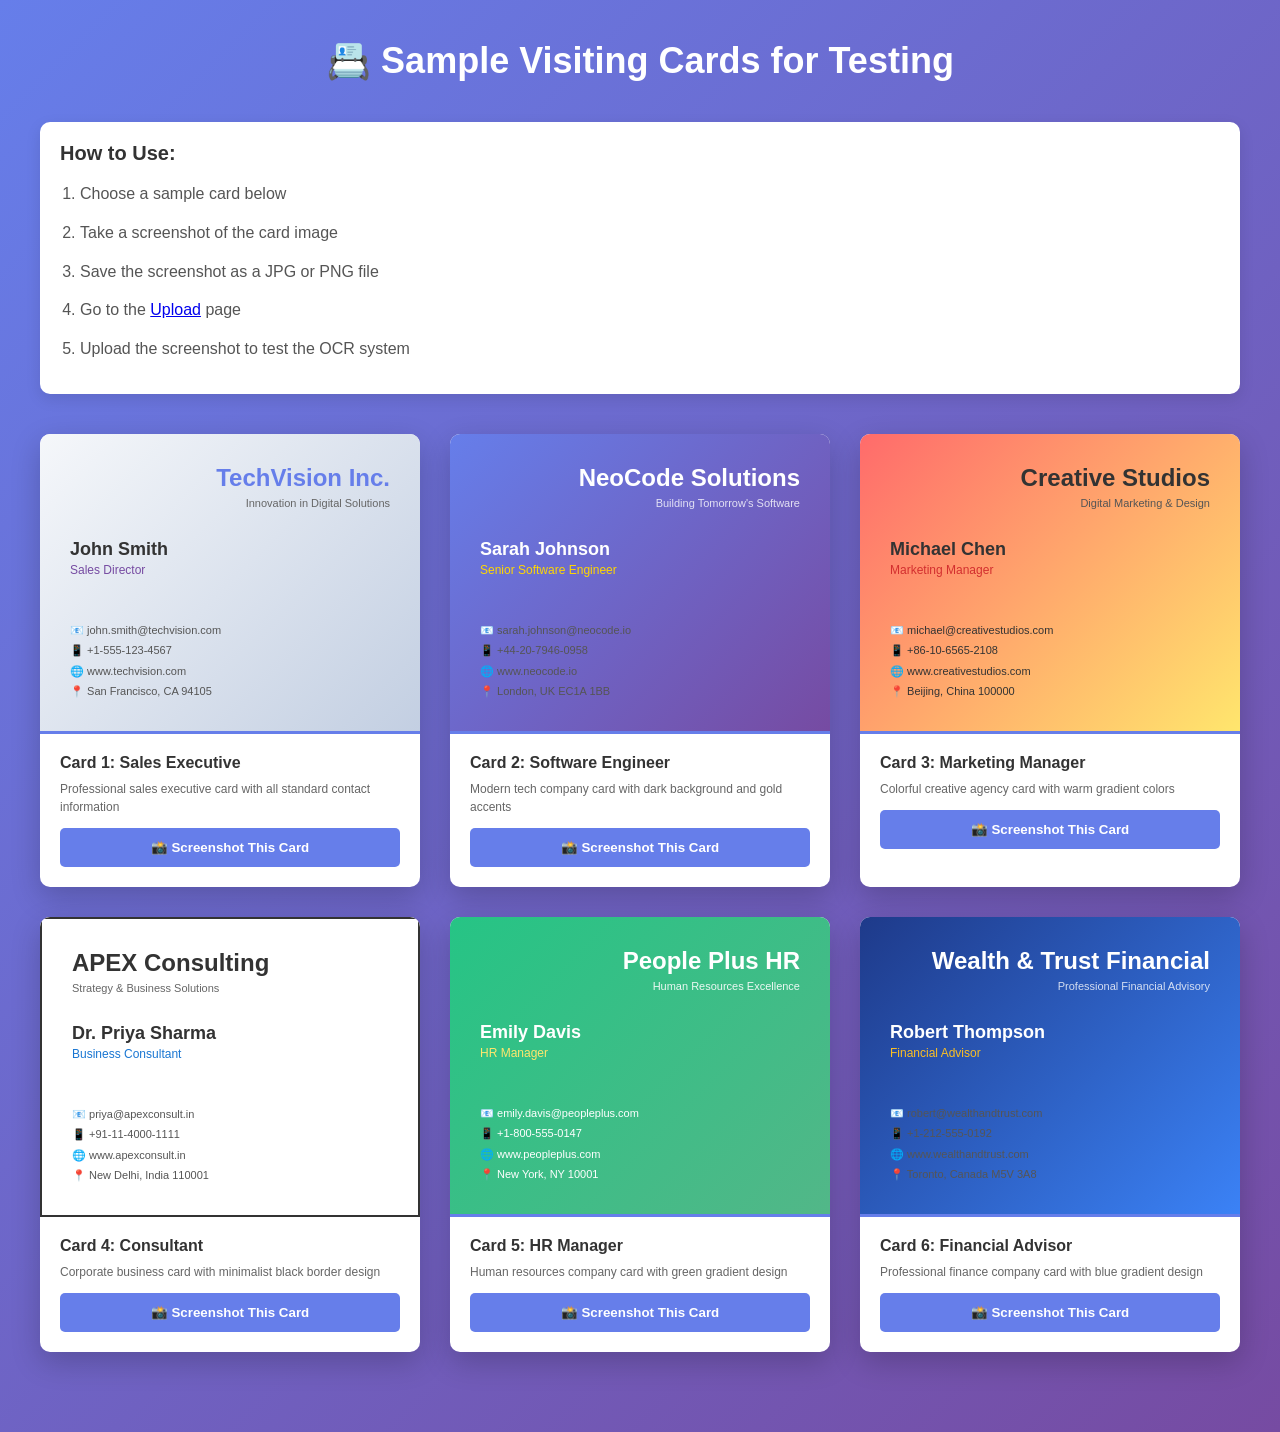
<file: frontend/samples.html>
<!DOCTYPE html>
<html lang="en">
<head>
    <meta charset="UTF-8">
    <meta name="viewport" content="width=device-width, initial-scale=1.0">
    <title>Sample Visiting Cards</title>
    <style>
        * {
            margin: 0;
            padding: 0;
            box-sizing: border-box;
        }
        body {
            font-family: 'Segoe UI', Tahoma, Geneva, Verdana, sans-serif;
            background: linear-gradient(135deg, #667eea 0%, #764ba2 100%);
            min-height: 100vh;
            padding: 40px 20px;
        }
        .container {
            max-width: 1200px;
            margin: 0 auto;
        }
        h1 {
            color: white;
            text-align: center;
            margin-bottom: 40px;
            font-size: 36px;
        }
        .instructions {
            background: white;
            padding: 20px;
            border-radius: 10px;
            margin-bottom: 40px;
            box-shadow: 0 5px 15px rgba(0, 0, 0, 0.1);
        }
        .instructions h2 {
            color: #333;
            margin-bottom: 15px;
            font-size: 20px;
        }
        .instructions ol {
            margin-left: 20px;
            line-height: 1.8;
            color: #555;
        }
        .instructions li {
            margin-bottom: 10px;
        }
        .cards-grid {
            display: grid;
            grid-template-columns: repeat(auto-fit, minmax(350px, 1fr));
            gap: 30px;
            margin-bottom: 40px;
        }
        .card {
            background: white;
            border-radius: 10px;
            box-shadow: 0 10px 30px rgba(0, 0, 0, 0.2);
            overflow: hidden;
            transition: transform 0.3s;
        }
        .card:hover {
            transform: translateY(-5px);
        }
        .card-image {
            width: 100%;
            height: 300px;
            padding: 30px;
            background: linear-gradient(135deg, #f5f7fa 0%, #c3cfe2 100%);
            display: flex;
            flex-direction: column;
            justify-content: space-between;
            border-bottom: 3px solid #667eea;
            font-family: 'Arial', sans-serif;
        }
        .card-top {
            text-align: right;
        }
        .company-name {
            font-size: 24px;
            font-weight: bold;
            color: #667eea;
            margin-bottom: 5px;
        }
        .company-tagline {
            font-size: 11px;
            color: #666;
        }
        .card-middle {
            text-align: left;
        }
        .person-name {
            font-size: 18px;
            font-weight: bold;
            color: #333;
            margin-bottom: 3px;
        }
        .designation {
            font-size: 12px;
            color: #764ba2;
            margin-bottom: 15px;
        }
        .card-bottom {
            font-size: 11px;
            color: #555;
            line-height: 1.6;
        }
        .contact-info {
            display: flex;
            flex-direction: column;
            gap: 3px;
        }
        .download-btn {
            background: #667eea;
            color: white;
            border: none;
            padding: 12px 20px;
            border-radius: 5px;
            cursor: pointer;
            font-weight: 600;
            transition: background 0.3s;
            width: 100%;
        }
        .download-btn:hover {
            background: #764ba2;
        }
        .card-info {
            padding: 20px;
        }
        .card-title {
            font-size: 16px;
            font-weight: 600;
            color: #333;
            margin-bottom: 8px;
        }
        .card-description {
            font-size: 12px;
            color: #666;
            margin-bottom: 12px;
            line-height: 1.5;
        }
    </style>
</head>
<body>
    <div class="container">
        <h1>📇 Sample Visiting Cards for Testing</h1>
        
        <div class="instructions">
            <h2>How to Use:</h2>
            <ol>
                <li>Choose a sample card below</li>
                <li>Take a screenshot of the card image</li>
                <li>Save the screenshot as a JPG or PNG file</li>
                <li>Go to the <a href="/">Upload</a> page</li>
                <li>Upload the screenshot to test the OCR system</li>
            </ol>
        </div>

        <div class="cards-grid">
            <!-- Card 1: Sales Executive -->
            <div class="card">
                <div class="card-image">
                    <div class="card-top">
                        <div class="company-name">TechVision Inc.</div>
                        <div class="company-tagline">Innovation in Digital Solutions</div>
                    </div>
                    <div class="card-middle">
                        <div class="person-name">John Smith</div>
                        <div class="designation">Sales Director</div>
                    </div>
                    <div class="card-bottom">
                        <div class="contact-info">
                            <div>📧 john.smith@techvision.com</div>
                            <div>📱 +1-555-123-4567</div>
                            <div>🌐 www.techvision.com</div>
                            <div>📍 San Francisco, CA 94105</div>
                        </div>
                    </div>
                </div>
                <div class="card-info">
                    <div class="card-title">Card 1: Sales Executive</div>
                    <div class="card-description">Professional sales executive card with all standard contact information</div>
                    <button class="download-btn" onclick="downloadCard(this)">📸 Screenshot This Card</button>
                </div>
            </div>

            <!-- Card 2: Software Engineer -->
            <div class="card">
                <div class="card-image" style="background: linear-gradient(135deg, #667eea 0%, #764ba2 100%); color: white;">
                    <div class="card-top">
                        <div class="company-name" style="color: white;">NeoCode Solutions</div>
                        <div class="company-tagline" style="color: rgba(255,255,255,0.8);">Building Tomorrow's Software</div>
                    </div>
                    <div class="card-middle">
                        <div class="person-name" style="color: white;">Sarah Johnson</div>
                        <div class="designation" style="color: #FFD700;">Senior Software Engineer</div>
                    </div>
                    <div class="card-bottom">
                        <div class="contact-info">
                            <div>📧 sarah.johnson@neocode.io</div>
                            <div>📱 +44-20-7946-0958</div>
                            <div>🌐 www.neocode.io</div>
                            <div>📍 London, UK EC1A 1BB</div>
                        </div>
                    </div>
                </div>
                <div class="card-info">
                    <div class="card-title">Card 2: Software Engineer</div>
                    <div class="card-description">Modern tech company card with dark background and gold accents</div>
                    <button class="download-btn" onclick="downloadCard(this)">📸 Screenshot This Card</button>
                </div>
            </div>

            <!-- Card 3: Marketing Manager -->
            <div class="card">
                <div class="card-image" style="background: linear-gradient(135deg, #FF6B6B 0%, #FFE66D 100%);">
                    <div class="card-top">
                        <div class="company-name" style="color: #333;">Creative Studios</div>
                        <div class="company-tagline" style="color: #555;">Digital Marketing & Design</div>
                    </div>
                    <div class="card-middle">
                        <div class="person-name" style="color: #333;">Michael Chen</div>
                        <div class="designation" style="color: #D32F2F;">Marketing Manager</div>
                    </div>
                    <div class="card-bottom" style="color: #333;">
                        <div class="contact-info">
                            <div>📧 michael@creativestudios.com</div>
                            <div>📱 +86-10-6565-2108</div>
                            <div>🌐 www.creativestudios.com</div>
                            <div>📍 Beijing, China 100000</div>
                        </div>
                    </div>
                </div>
                <div class="card-info">
                    <div class="card-title">Card 3: Marketing Manager</div>
                    <div class="card-description">Colorful creative agency card with warm gradient colors</div>
                    <button class="download-btn" onclick="downloadCard(this)">📸 Screenshot This Card</button>
                </div>
            </div>

            <!-- Card 4: Consultant -->
            <div class="card">
                <div class="card-image" style="background: white; border: 2px solid #333;">
                    <div class="card-top" style="text-align: left;">
                        <div class="company-name" style="color: #333;">APEX Consulting</div>
                        <div class="company-tagline" style="color: #666;">Strategy & Business Solutions</div>
                    </div>
                    <div class="card-middle">
                        <div class="person-name" style="color: #333;">Dr. Priya Sharma</div>
                        <div class="designation" style="color: #1976D2;">Business Consultant</div>
                    </div>
                    <div class="card-bottom" style="color: #555;">
                        <div class="contact-info">
                            <div>📧 priya@apexconsult.in</div>
                            <div>📱 +91-11-4000-1111</div>
                            <div>🌐 www.apexconsult.in</div>
                            <div>📍 New Delhi, India 110001</div>
                        </div>
                    </div>
                </div>
                <div class="card-info">
                    <div class="card-title">Card 4: Consultant</div>
                    <div class="card-description">Corporate business card with minimalist black border design</div>
                    <button class="download-btn" onclick="downloadCard(this)">📸 Screenshot This Card</button>
                </div>
            </div>

            <!-- Card 5: HR Manager -->
            <div class="card">
                <div class="card-image" style="background: linear-gradient(135deg, #26C485 0%, #52B788 100%);">
                    <div class="card-top">
                        <div class="company-name" style="color: white;">People Plus HR</div>
                        <div class="company-tagline" style="color: rgba(255,255,255,0.9);">Human Resources Excellence</div>
                    </div>
                    <div class="card-middle">
                        <div class="person-name" style="color: white;">Emily Davis</div>
                        <div class="designation" style="color: #FFE66D;">HR Manager</div>
                    </div>
                    <div class="card-bottom">
                        <div class="contact-info" style="color: white;">
                            <div>📧 emily.davis@peopleplus.com</div>
                            <div>📱 +1-800-555-0147</div>
                            <div>🌐 www.peopleplus.com</div>
                            <div>📍 New York, NY 10001</div>
                        </div>
                    </div>
                </div>
                <div class="card-info">
                    <div class="card-title">Card 5: HR Manager</div>
                    <div class="card-description">Human resources company card with green gradient design</div>
                    <button class="download-btn" onclick="downloadCard(this)">📸 Screenshot This Card</button>
                </div>
            </div>

            <!-- Card 6: Financial Advisor -->
            <div class="card">
                <div class="card-image" style="background: linear-gradient(135deg, #1E3A8A 0%, #3B82F6 100%); color: white;">
                    <div class="card-top">
                        <div class="company-name" style="color: white;">Wealth & Trust Financial</div>
                        <div class="company-tagline" style="color: rgba(255,255,255,0.8);">Professional Financial Advisory</div>
                    </div>
                    <div class="card-middle">
                        <div class="person-name" style="color: white;">Robert Thompson</div>
                        <div class="designation" style="color: #FBBF24;">Financial Advisor</div>
                    </div>
                    <div class="card-bottom">
                        <div class="contact-info">
                            <div>📧 robert@wealthandtrust.com</div>
                            <div>📱 +1-212-555-0192</div>
                            <div>🌐 www.wealthandtrust.com</div>
                            <div>📍 Toronto, Canada M5V 3A8</div>
                        </div>
                    </div>
                </div>
                <div class="card-info">
                    <div class="card-title">Card 6: Financial Advisor</div>
                    <div class="card-description">Professional finance company card with blue gradient design</div>
                    <button class="download-btn" onclick="downloadCard(this)">📸 Screenshot This Card</button>
                </div>
            </div>
        </div>
    </div>

    <script>
        function downloadCard(button) {
            const card = button.closest('.card').querySelector('.card-image');
            alert('📸 Please take a screenshot of the card image above and save it as JPG or PNG file. Then upload it to the OCR system!');
        }
    </script>
</body>
</html>
</file>
